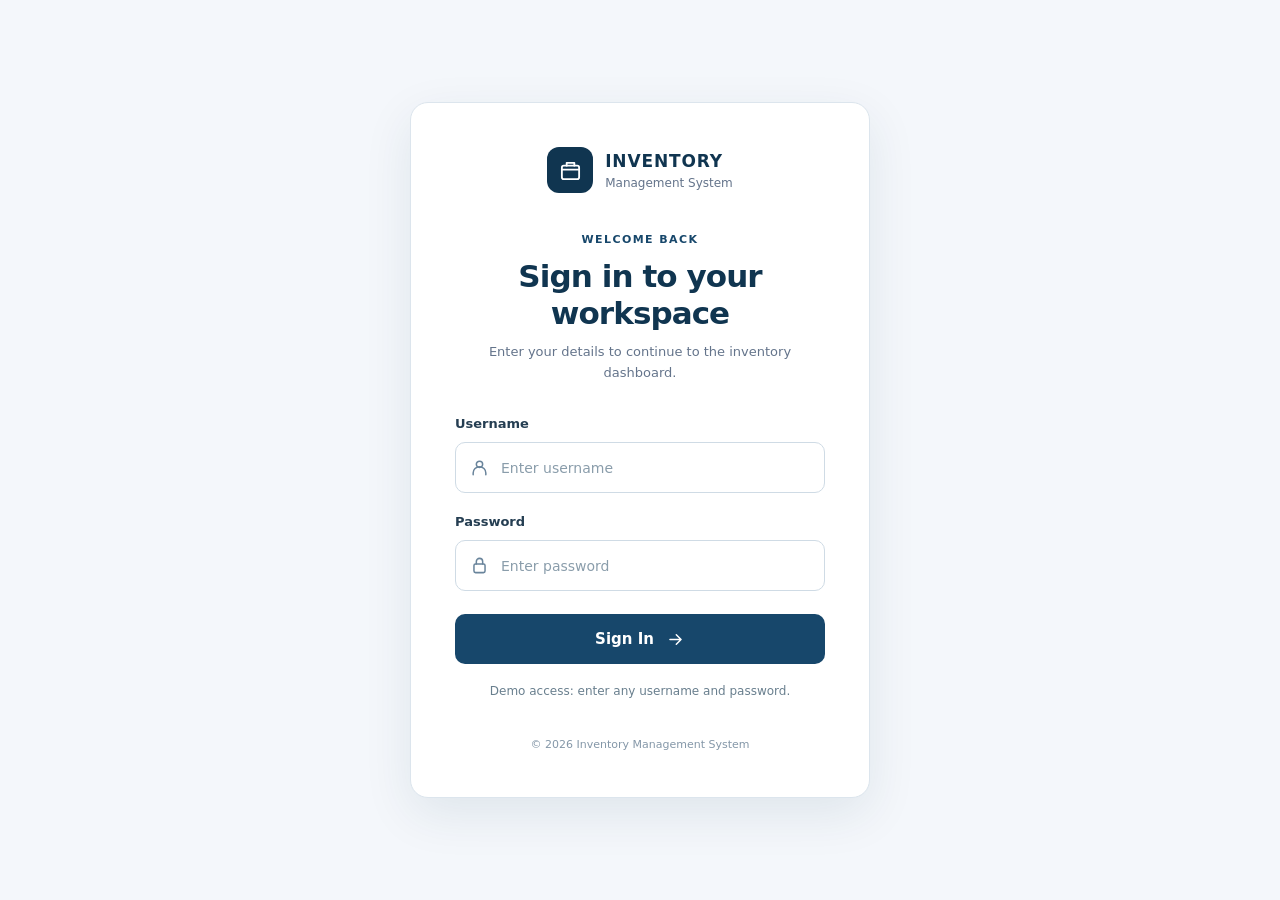
<file: index.html>
<!DOCTYPE html>
<html lang="en">
<head>
  <meta charset="UTF-8">
  <meta name="viewport" content="width=device-width, initial-scale=1">
  <meta name="description" content="Sign in to the Inventory Management System demo.">
  <title>Login | Inventory Management System</title>
  <link rel="stylesheet" href="assets/css/main.css">
  <link rel="stylesheet" href="assets/css/login.css">
</head>
<body class="login-page">
  <main class="login-layout">
    <section class="login-panel" aria-labelledby="login-title">
      <div class="login-brand">
        <span class="login-brand-icon">
          <svg aria-hidden="true" class="ui-icon large" viewBox="0 0 24 24"><rect x="3" y="7" width="18" height="14" rx="2"></rect><path d="M3 11h18M8 7V4h8v3"></path></svg>
        </span>
        <div><span class="login-brand-name">INVENTORY</span><span class="login-brand-description">Management System</span></div>
      </div>
      <div class="login-content">
        <p class="login-eyebrow">WELCOME BACK</p>
        <h1 id="login-title">Sign in to your workspace</h1>
        <p class="login-description">Enter your details to continue to the inventory dashboard.</p>
        <form class="login-form" action="dashboard.html" method="get">
          <div class="login-field">
            <label for="username">Username</label>
            <div class="login-input-wrap">
              <svg aria-hidden="true" class="ui-icon" viewBox="0 0 24 24"><circle cx="12" cy="8" r="4"></circle><path d="M4 21v-2a8 8 0 0 1 16 0v2"></path></svg>
              <input id="username" type="text" placeholder="Enter username" autocomplete="username" required>
            </div>
          </div>
          <div class="login-field">
            <label for="password">Password</label>
            <div class="login-input-wrap">
              <svg aria-hidden="true" class="ui-icon" viewBox="0 0 24 24"><rect x="5" y="10" width="14" height="11" rx="2"></rect><path d="M8 10V7a4 4 0 0 1 8 0v3"></path></svg>
              <input id="password" type="password" placeholder="Enter password" autocomplete="current-password" required>
            </div>
          </div>
          <button type="submit" class="btn btn-primary login-submit">
            <span>Sign In</span>
            <svg aria-hidden="true" class="ui-icon" viewBox="0 0 24 24"><path d="M5 12h14M13 6l6 6-6 6"></path></svg>
          </button>
        </form>
        <p class="login-demo-note">Demo access: enter any username and password.</p>
      </div>
      <p class="login-bottom">&copy; 2026 Inventory Management System</p>
    </section>
  </main>
</body>
</html>
</file>
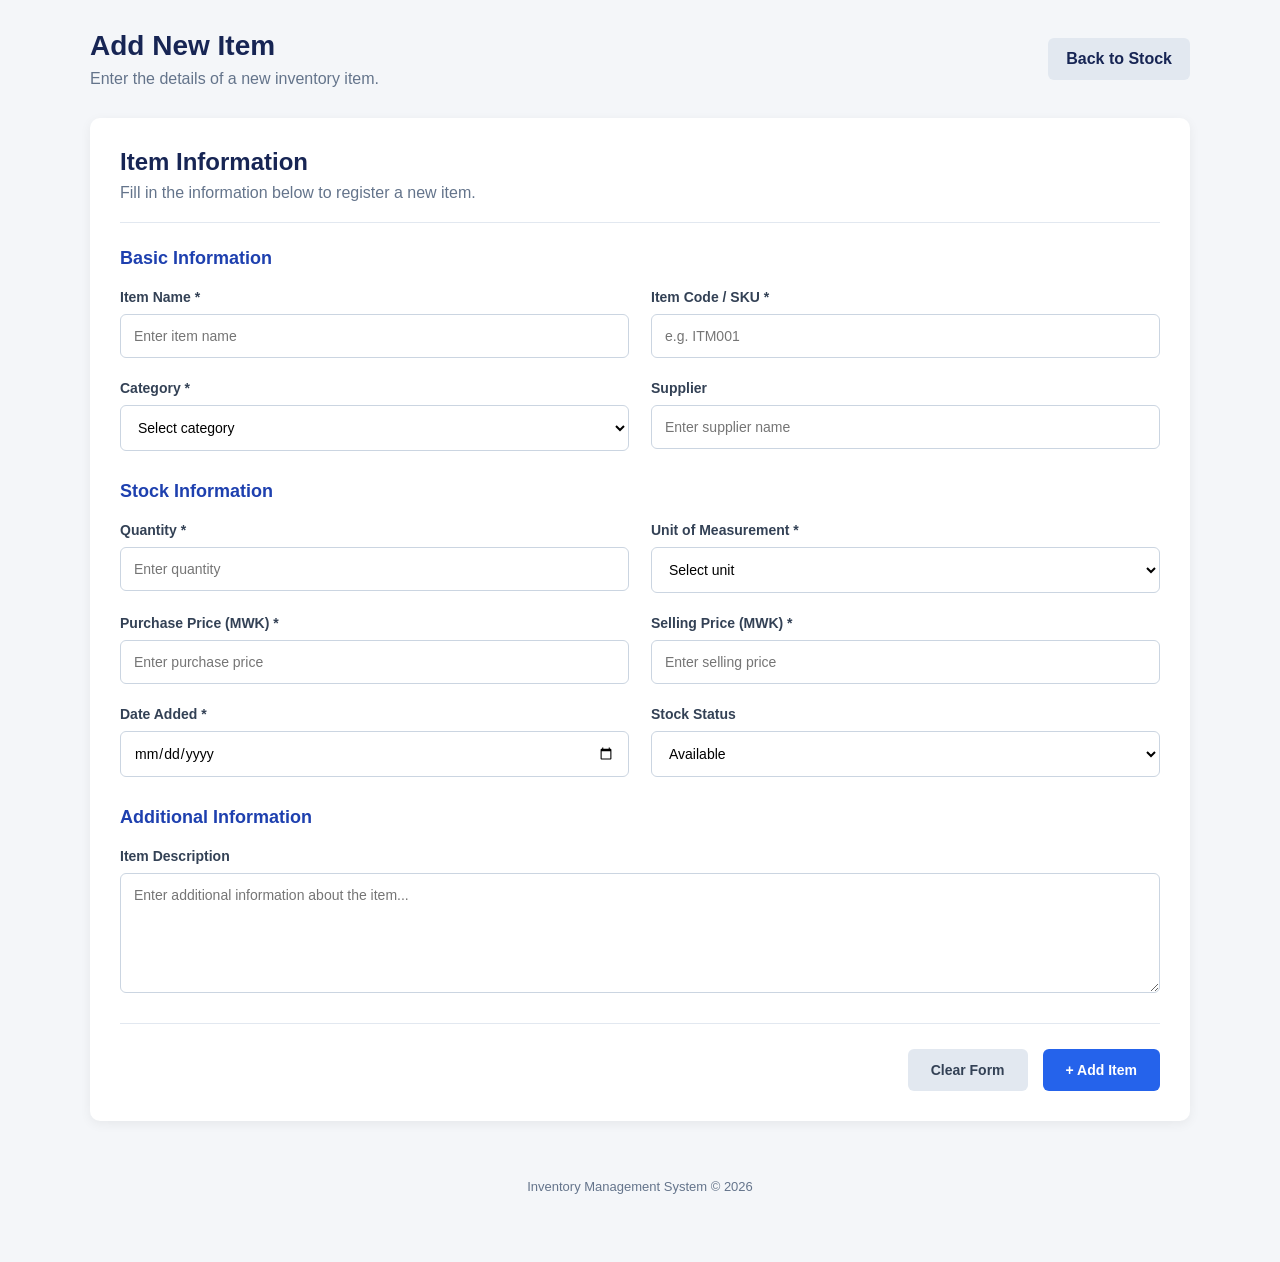
<file: add-item.htm>
<!DOCTYPE html>
<html lang="en">
<head>
    <meta charset="UTF-8">
    <meta name="viewport" content="width=device-width, initial-scale=1.0">
    <title>Add New Item | Inventory Management System</title>
<link rel="stylesheet" href="add-item.css">
</head>

<body class="add-item-page">



    <!-- Main Content -->
    <main class="main-content">

        <!-- Page Header -->
        <header class="page-header">
            <div>
                <h1>Add New Item</h1>
                <p>Enter the details of a new inventory item.</p>
            </div>

            <a href="stock.html" class="back-button">
                Back to Stock
            </a>
        </header>

        <!-- Form Container -->
        <section class="form-container">

            <div class="form-heading">
                <h2>Item Information</h2>
                <p>Fill in the information below to register a new item.</p>
            </div>

            <form action="#" method="post">

                <!-- Basic Information -->
                <div class="form-section">
                    <h3>Basic Information</h3>

                    <div class="form-grid">

                        <div class="form-group">
                            <label for="item-name">Item Name *</label>
                            <input
                                type="text"
                                id="item-name"
                                name="item_name"
                                placeholder="Enter item name"
                                required>
                        </div>

                        <div class="form-group">
                            <label for="item-code">Item Code / SKU *</label>
                            <input
                                type="text"
                                id="item-code"
                                name="item_code"
                                placeholder="e.g. ITM001"
                                required>
                        </div>

                        <div class="form-group">
                            <label for="category">Category *</label>
                            <select id="category" name="category" required>
                                <option value="">Select category</option>
                                <option value="electronics">Electronics</option>
                                <option value="food">Food and Beverages</option>
                                <option value="clothing">Clothing</option>
                                <option value="stationery">Stationery</option>
                                <option value="furniture">Furniture</option>
                                <option value="other">Other</option>
                            </select>
                        </div>

                        <div class="form-group">
                            <label for="supplier">Supplier</label>
                            <input
                                type="text"
                                id="supplier"
                                name="supplier"
                                placeholder="Enter supplier name">
                        </div>

                    </div>
                </div>

                <!-- Stock Information -->
                <div class="form-section">
                    <h3>Stock Information</h3>

                    <div class="form-grid">

                        <div class="form-group">
                            <label for="quantity">Quantity *</label>
                            <input
                                type="number"
                                id="quantity"
                                name="quantity"
                                min="0"
                                placeholder="Enter quantity"
                                required>
                        </div>

                        <div class="form-group">
                            <label for="unit">Unit of Measurement *</label>
                            <select id="unit" name="unit" required>
                                <option value="">Select unit</option>
                                <option value="pieces">Pieces</option>
                                <option value="boxes">Boxes</option>
                                <option value="packs">Packs</option>
                                <option value="kg">Kilograms</option>
                                <option value="litres">Litres</option>
                                <option value="metres">Metres</option>
                            </select>
                        </div>

                        <div class="form-group">
                            <label for="purchase-price">Purchase Price (MWK) *</label>
                            <input
                                type="number"
                                id="purchase-price"
                                name="purchase_price"
                                min="0"
                                step="0.01"
                                placeholder="Enter purchase price"
                                required>
                        </div>

                        <div class="form-group">
                            <label for="selling-price">Selling Price (MWK) *</label>
                            <input
                                type="number"
                                id="selling-price"
                                name="selling_price"
                                min="0"
                                step="0.01"
                                placeholder="Enter selling price"
                                required>
                        </div>

                        <div class="form-group">
                            <label for="date-added">Date Added *</label>
                            <input
                                type="date"
                                id="date-added"
                                name="date_added"
                                required>
                        </div>

                        <div class="form-group">
                            <label for="status">Stock Status</label>
                            <select id="status" name="status">
                                <option value="available">Available</option>
                                <option value="low-stock">Low Stock</option>
                                <option value="out-of-stock">Out of Stock</option>
                            </select>
                        </div>

                    </div>
                </div>

                <!-- Description -->
                <div class="form-section">
                    <h3>Additional Information</h3>

                    <div class="form-group">
                        <label for="description">Item Description</label>
                        <textarea
                            id="description"
                            name="description"
                            rows="5"
                            placeholder="Enter additional information about the item..."></textarea>
                    </div>
                </div>

                <!-- Form Buttons -->
                <div class="form-actions">
                    <button type="reset" class="clear-button">
                        Clear Form
                    </button>

                    <button type="submit" class="save-button">
                        + Add Item
                    </button>
                </div>

            </form>
        </section>

        <footer class="page-footer">
            <p>Inventory Management System &copy; 2026</p>
        </footer>

    </main>

</body>
</html>
</file>
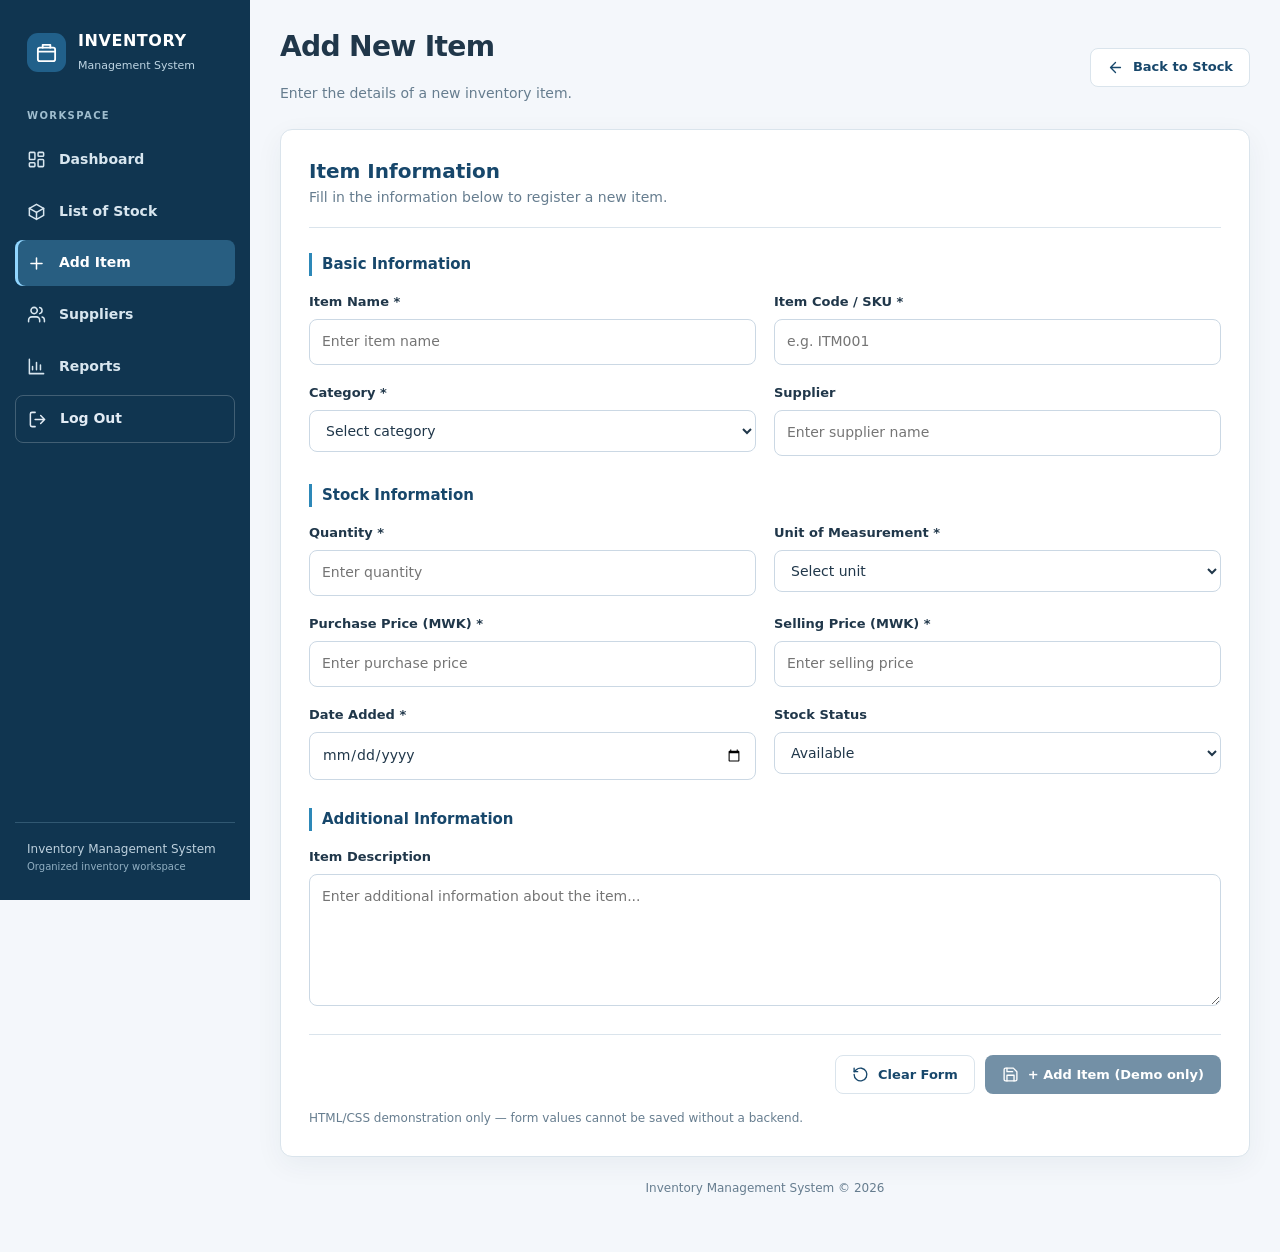
<file: add-item.html>
<!DOCTYPE html>

<html lang="en">
<head>
<meta charset="utf-8"/>
<meta content="width=device-width, initial-scale=1.0" name="viewport"/>
<title>Add New Item | Inventory Management System</title>
<link href="assets/css/main.css" rel="stylesheet"/>
<link href="assets/css/add.css" rel="stylesheet"/>
<link href="assets/css/index.css" rel="stylesheet"/></head>
<body class="add-item-page"><div class="shell"><aside class="sidebar"><div class="brand"><span class="brand-mark"><svg aria-hidden="true" class="ui-icon large" viewbox="0 0 24 24"><rect height="14" rx="2" width="18" x="3" y="7"></rect><path d="M3 11h18M8 7V4h8v3"></path></svg></span><span><span class="brand-title">INVENTORY</span><br/><span class="brand-subtitle">Management System</span></span></div><p class="menu-title">WORKSPACE</p><nav aria-label="Main navigation"><ul class="nav-links"><li><a data-page="dashboard.html" href="dashboard.html"><svg aria-hidden="true" class="ui-icon" viewbox="0 0 24 24"><rect height="9" rx="1" width="7" x="3" y="3"></rect><rect height="5" rx="1" width="7" x="14" y="3"></rect><rect height="9" rx="1" width="7" x="14" y="12"></rect><rect height="5" rx="1" width="7" x="3" y="16"></rect></svg><span>Dashboard</span></a></li><li><a data-page="stock.html" href="stock.html"><svg aria-hidden="true" class="ui-icon" viewbox="0 0 24 24"><path d="m12 3 9 5-9 5-9-5 9-5Z"></path><path d="M3 8v9l9 5 9-5V8M12 13v9"></path></svg><span>List of Stock</span></a></li><li><a aria-current="page" class="active" data-page="add-item.html" href="add-item.html"><svg aria-hidden="true" class="ui-icon" viewbox="0 0 24 24"><path d="M12 5v14M5 12h14"></path></svg><span>Add Item</span></a></li><li><a data-page="suppliers.html" href="suppliers.html"><svg aria-hidden="true" class="ui-icon" viewbox="0 0 24 24"><path d="M16 21v-2a4 4 0 0 0-4-4H6a4 4 0 0 0-4 4v2"></path><circle cx="9" cy="7" r="4"></circle><path d="M22 21v-2a4 4 0 0 0-3-3.87M16 3.13a4 4 0 0 1 0 7.75"></path></svg><span>Suppliers</span></a></li><li><a data-page="reports.html" href="reports.html"><svg aria-hidden="true" class="ui-icon" viewbox="0 0 24 24"><path d="M3 3v18h18M7 16v-4M12 16V7M17 16v-6"></path></svg><span>Reports</span></a></li></ul></nav><a aria-label="Log out and return to login page" class="logout-link" href="index.html"><svg aria-hidden="true" class="ui-icon" viewbox="0 0 24 24"><path d="M9 21H5a2 2 0 0 1-2-2V5a2 2 0 0 1 2-2h4"></path><path d="m16 17 5-5-5-5M21 12H9"></path></svg><span>Log Out</span></a><div class="sidebar-footer">Inventory Management System<small>Organized inventory workspace</small></div></aside><div class="frame-area">
<!-- Main Content -->
<main class="main-content">
<!-- Page Header -->
<header class="page-header">
<div>
<h1>Add New Item</h1>
<p>Enter the details of a new inventory item.</p>
</div>
<a class="btn btn-secondary" href="stock.html"><svg aria-hidden="true" class="ui-icon" viewbox="0 0 24 24"><path d="m12 19-7-7 7-7M5 12h14"></path></svg>
                Back to Stock
            </a>
</header>
<!-- Form Container -->
<section class="form-container">
<div class="form-heading">
<h2>Item Information</h2>
<p>Fill in the information below to register a new item.</p>
</div>
<form id="add-item-form">
<!-- Basic Information -->
<div class="form-section">
<h3>Basic Information</h3>
<div class="form-grid">
<div class="form-group">
<label for="item-name">Item Name *</label>
<input id="item-name" name="item_name" placeholder="Enter item name" required="" type="text"/>
</div>
<div class="form-group">
<label for="item-code">Item Code / SKU *</label>
<input id="item-code" name="item_code" placeholder="e.g. ITM001" required="" type="text"/>
</div>
<div class="form-group">
<label for="category">Category *</label>
<select id="category" name="category" required="">
<option value="">Select category</option>
<option value="electronics">Electronics</option>
<option value="food">Food and Beverages</option>
<option value="clothing">Clothing</option>
<option value="stationery">Stationery</option>
<option value="furniture">Furniture</option>
<option value="other">Other</option>
</select>
</div>
<div class="form-group">
<label for="supplier">Supplier</label>
<input id="supplier" name="supplier" placeholder="Enter supplier name" type="text"/>
</div>
</div>
</div>
<!-- Stock Information -->
<div class="form-section">
<h3>Stock Information</h3>
<div class="form-grid">
<div class="form-group">
<label for="quantity">Quantity *</label>
<input id="quantity" min="0" name="quantity" placeholder="Enter quantity" required="" type="number"/>
</div>
<div class="form-group">
<label for="unit">Unit of Measurement *</label>
<select id="unit" name="unit" required="">
<option value="">Select unit</option>
<option value="pieces">Pieces</option>
<option value="boxes">Boxes</option>
<option value="packs">Packs</option>
<option value="kg">Kilograms</option>
<option value="litres">Litres</option>
<option value="metres">Metres</option>
</select>
</div>
<div class="form-group">
<label for="purchase-price">Purchase Price (MWK) *</label>
<input id="purchase-price" min="0" name="purchase_price" placeholder="Enter purchase price" required="" step="0.01" type="number"/>
</div>
<div class="form-group">
<label for="selling-price">Selling Price (MWK) *</label>
<input id="selling-price" min="0" name="selling_price" placeholder="Enter selling price" required="" step="0.01" type="number"/>
</div>
<div class="form-group">
<label for="date-added">Date Added *</label>
<input id="date-added" name="date_added" required="" type="date"/>
</div>
<div class="form-group">
<label for="status">Stock Status</label>
<select id="status" name="status">
<option value="available">Available</option>
<option value="low-stock">Low Stock</option>
<option value="out-of-stock">Out of Stock</option>
</select>
</div>
</div>
</div>
<!-- Description -->
<div class="form-section">
<h3>Additional Information</h3>
<div class="form-group">
<label for="description">Item Description</label>
<textarea id="description" name="description" placeholder="Enter additional information about the item..." rows="5"></textarea>
</div>
</div>
<!-- Form Buttons -->
<div class="form-actions">
<button class="btn btn-secondary" type="reset"><svg aria-hidden="true" class="ui-icon" viewbox="0 0 24 24"><path d="M3 12a9 9 0 1 0 3-6.7L3 8"></path><path d="M3 3v5h5"></path></svg>
                        Clear Form
                    </button>
<button class="btn btn-primary" disabled="disabled" title="Static HTML/CSS prototype: saving requires a backend" type="button"><svg aria-hidden="true" class="ui-icon" viewbox="0 0 24 24"><path d="M19 21H5a2 2 0 0 1-2-2V5a2 2 0 0 1 2-2h11l5 5v11a2 2 0 0 1-2 2Z"></path><path d="M17 21v-8H7v8M7 3v5h8"></path></svg>
                        + Add Item
                     (Demo only)</button>
</div>
<p class="helper static-disclaimer">HTML/CSS demonstration only — form values cannot be saved without a backend.</p></form>
</section>
<footer class="page-footer">
<p>Inventory Management System © 2026</p>
</footer>
</main>
</div></div></body>
</html>
</file>
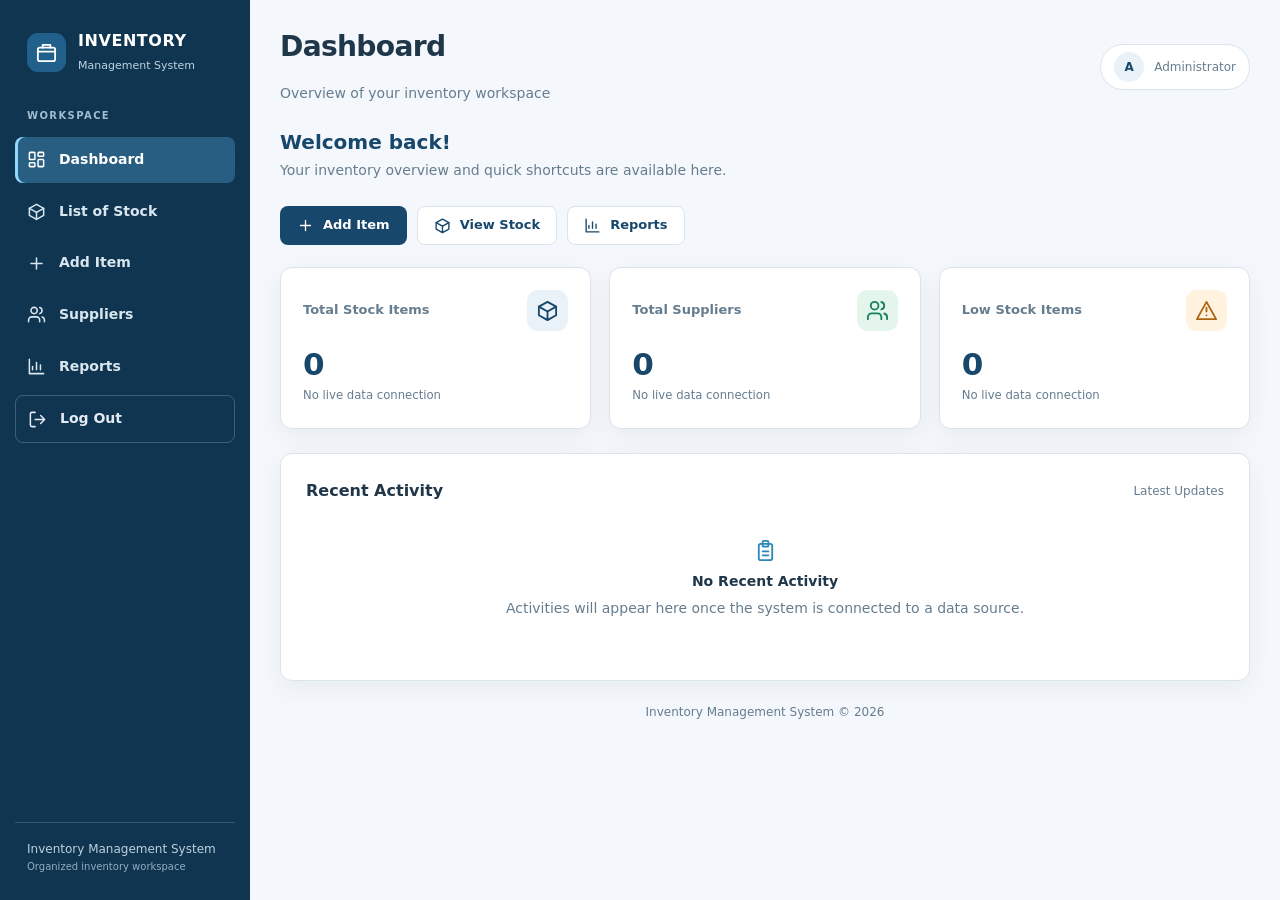
<file: dashboard.html>
<!DOCTYPE html>

<html lang="en"><head><meta charset="utf-8"/><meta content="width=device-width,initial-scale=1" name="viewport"/><title>Dashboard | Inventory Management System</title><link href="assets/css/main.css" rel="stylesheet"/><link href="assets/css/dashboard.css" rel="stylesheet"/><link href="assets/css/index.css" rel="stylesheet"/></head><body class="dashboard-page"><div class="shell"><aside class="sidebar"><div class="brand"><span class="brand-mark"><svg aria-hidden="true" class="ui-icon large" viewbox="0 0 24 24"><rect height="14" rx="2" width="18" x="3" y="7"></rect><path d="M3 11h18M8 7V4h8v3"></path></svg></span><span><span class="brand-title">INVENTORY</span><br/><span class="brand-subtitle">Management System</span></span></div><p class="menu-title">WORKSPACE</p><nav aria-label="Main navigation"><ul class="nav-links"><li><a aria-current="page" class="active" data-page="dashboard.html" href="dashboard.html"><svg aria-hidden="true" class="ui-icon" viewbox="0 0 24 24"><rect height="9" rx="1" width="7" x="3" y="3"></rect><rect height="5" rx="1" width="7" x="14" y="3"></rect><rect height="9" rx="1" width="7" x="14" y="12"></rect><rect height="5" rx="1" width="7" x="3" y="16"></rect></svg><span>Dashboard</span></a></li><li><a data-page="stock.html" href="stock.html"><svg aria-hidden="true" class="ui-icon" viewbox="0 0 24 24"><path d="m12 3 9 5-9 5-9-5 9-5Z"></path><path d="M3 8v9l9 5 9-5V8M12 13v9"></path></svg><span>List of Stock</span></a></li><li><a data-page="add-item.html" href="add-item.html"><svg aria-hidden="true" class="ui-icon" viewbox="0 0 24 24"><path d="M12 5v14M5 12h14"></path></svg><span>Add Item</span></a></li><li><a data-page="suppliers.html" href="suppliers.html"><svg aria-hidden="true" class="ui-icon" viewbox="0 0 24 24"><path d="M16 21v-2a4 4 0 0 0-4-4H6a4 4 0 0 0-4 4v2"></path><circle cx="9" cy="7" r="4"></circle><path d="M22 21v-2a4 4 0 0 0-3-3.87M16 3.13a4 4 0 0 1 0 7.75"></path></svg><span>Suppliers</span></a></li><li><a data-page="reports.html" href="reports.html"><svg aria-hidden="true" class="ui-icon" viewbox="0 0 24 24"><path d="M3 3v18h18M7 16v-4M12 16V7M17 16v-6"></path></svg><span>Reports</span></a></li></ul></nav><a aria-label="Log out and return to login page" class="logout-link" href="index.html"><svg aria-hidden="true" class="ui-icon" viewbox="0 0 24 24"><path d="M9 21H5a2 2 0 0 1-2-2V5a2 2 0 0 1 2-2h4"></path><path d="m16 17 5-5-5-5M21 12H9"></path></svg><span>Log Out</span></a><div class="sidebar-footer">Inventory Management System<small>Organized inventory workspace</small></div></aside><div class="frame-area"><main class="main-content"><header class="topbar"><div><h1>Dashboard</h1><p>Overview of your inventory workspace</p></div><div class="admin-profile"><span class="profile-icon">A</span>Administrator</div></header><section class="welcome"><h2>Welcome back!</h2><p>Your inventory overview and quick shortcuts are available here.</p></section><section class="quick-actions"><a class="btn btn-primary" href="add-item.html"><svg aria-hidden="true" class="ui-icon" viewbox="0 0 24 24"><path d="M12 5v14M5 12h14"></path></svg>Add Item</a><a class="btn btn-secondary" href="stock.html"><svg aria-hidden="true" class="ui-icon" viewbox="0 0 24 24"><path d="m12 3 9 5-9 5-9-5 9-5Z"></path><path d="M3 8v9l9 5 9-5V8M12 13v9"></path></svg>View Stock</a><a class="btn btn-secondary" href="reports.html"><svg aria-hidden="true" class="ui-icon" viewbox="0 0 24 24"><path d="M3 3v18h18M7 16v-4M12 16V7M17 16v-6"></path></svg>Reports</a></section><section class="dashboard-cards"><article class="card"><div class="card-header">Total Stock Items<span class="card-icon"><svg aria-hidden="true" class="ui-icon large" viewbox="0 0 24 24"><path d="m12 3 9 5-9 5-9-5 9-5Z"></path><path d="M3 8v9l9 5 9-5V8M12 13v9"></path></svg></span></div><h2>0</h2><small>No live data connection</small></article><article class="card"><div class="card-header">Total Suppliers<span class="card-icon green"><svg aria-hidden="true" class="ui-icon large" viewbox="0 0 24 24"><path d="M16 21v-2a4 4 0 0 0-4-4H6a4 4 0 0 0-4 4v2"></path><circle cx="9" cy="7" r="4"></circle><path d="M22 21v-2a4 4 0 0 0-3-3.87M16 3.13a4 4 0 0 1 0 7.75"></path></svg></span></div><h2>0</h2><small>No live data connection</small></article><article class="card"><div class="card-header">Low Stock Items<span class="card-icon orange"><svg aria-hidden="true" class="ui-icon large" viewbox="0 0 24 24"><path d="m12 3 10 18H2L12 3Z"></path><path d="M12 9v4M12 17h.01"></path></svg></span></div><h2>0</h2><small>No live data connection</small></article></section><section class="activity-section"><div class="section-header"><h3>Recent Activity</h3><span>Latest Updates</span></div><div class="empty-state"><div class="empty-icon"><svg aria-hidden="true" class="ui-icon large" viewbox="0 0 24 24"><rect height="17" rx="2" width="14" x="5" y="5"></rect><rect height="6" rx="1" width="6" x="9" y="2"></rect><path d="M9 13h6M9 17h6"></path></svg></div><h4>No Recent Activity</h4><p>Activities will appear here once the system is connected to a data source.</p></div></section><footer class="footer">Inventory Management System © 2026</footer></main></div></div></body></html>
</file>
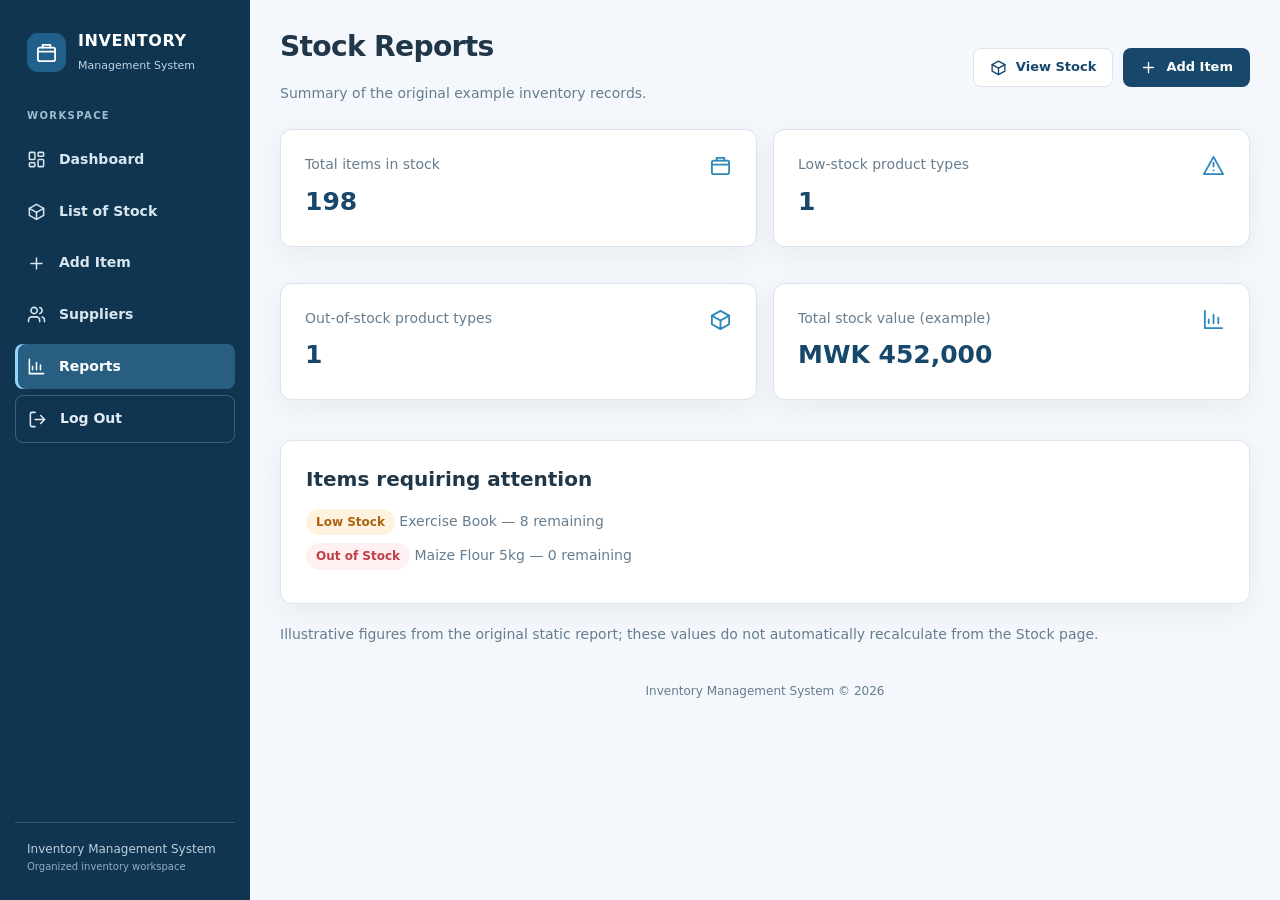
<file: reports.html>
<!DOCTYPE html>

<html lang="en"><head><meta charset="utf-8"/><meta content="width=device-width,initial-scale=1" name="viewport"/><title>Reports | Inventory Management System</title><link href="assets/css/main.css" rel="stylesheet"/><link href="assets/css/reports.css" rel="stylesheet"/><link href="assets/css/index.css" rel="stylesheet"/></head><body class="reports-page"><div class="shell"><aside class="sidebar"><div class="brand"><span class="brand-mark"><svg aria-hidden="true" class="ui-icon large" viewbox="0 0 24 24"><rect height="14" rx="2" width="18" x="3" y="7"></rect><path d="M3 11h18M8 7V4h8v3"></path></svg></span><span><span class="brand-title">INVENTORY</span><br/><span class="brand-subtitle">Management System</span></span></div><p class="menu-title">WORKSPACE</p><nav aria-label="Main navigation"><ul class="nav-links"><li><a data-page="dashboard.html" href="dashboard.html"><svg aria-hidden="true" class="ui-icon" viewbox="0 0 24 24"><rect height="9" rx="1" width="7" x="3" y="3"></rect><rect height="5" rx="1" width="7" x="14" y="3"></rect><rect height="9" rx="1" width="7" x="14" y="12"></rect><rect height="5" rx="1" width="7" x="3" y="16"></rect></svg><span>Dashboard</span></a></li><li><a data-page="stock.html" href="stock.html"><svg aria-hidden="true" class="ui-icon" viewbox="0 0 24 24"><path d="m12 3 9 5-9 5-9-5 9-5Z"></path><path d="M3 8v9l9 5 9-5V8M12 13v9"></path></svg><span>List of Stock</span></a></li><li><a data-page="add-item.html" href="add-item.html"><svg aria-hidden="true" class="ui-icon" viewbox="0 0 24 24"><path d="M12 5v14M5 12h14"></path></svg><span>Add Item</span></a></li><li><a data-page="suppliers.html" href="suppliers.html"><svg aria-hidden="true" class="ui-icon" viewbox="0 0 24 24"><path d="M16 21v-2a4 4 0 0 0-4-4H6a4 4 0 0 0-4 4v2"></path><circle cx="9" cy="7" r="4"></circle><path d="M22 21v-2a4 4 0 0 0-3-3.87M16 3.13a4 4 0 0 1 0 7.75"></path></svg><span>Suppliers</span></a></li><li><a aria-current="page" class="active" data-page="reports.html" href="reports.html"><svg aria-hidden="true" class="ui-icon" viewbox="0 0 24 24"><path d="M3 3v18h18M7 16v-4M12 16V7M17 16v-6"></path></svg><span>Reports</span></a></li></ul></nav><a aria-label="Log out and return to login page" class="logout-link" href="index.html"><svg aria-hidden="true" class="ui-icon" viewbox="0 0 24 24"><path d="M9 21H5a2 2 0 0 1-2-2V5a2 2 0 0 1 2-2h4"></path><path d="m16 17 5-5-5-5M21 12H9"></path></svg><span>Log Out</span></a><div class="sidebar-footer">Inventory Management System<small>Organized inventory workspace</small></div></aside><div class="frame-area"><main class="page-wrap"><header class="page-header"><div><h1>Stock Reports</h1><p>Summary of the original example inventory records.</p></div><div class="page-actions"><a class="btn btn-secondary" href="stock.html"><svg aria-hidden="true" class="ui-icon" viewbox="0 0 24 24"><path d="m12 3 9 5-9 5-9-5 9-5Z"></path><path d="M3 8v9l9 5 9-5V8M12 13v9"></path></svg>View Stock</a><a class="btn btn-primary" href="add-item.html"><svg aria-hidden="true" class="ui-icon" viewbox="0 0 24 24"><path d="M12 5v14M5 12h14"></path></svg>Add Item</a></div></header><section class="report-metrics"><article class="panel report-metric"><div><span class="muted">Total items in stock</span><span class="value">198</span></div><svg aria-hidden="true" class="ui-icon large" viewbox="0 0 24 24"><rect height="14" rx="2" width="18" x="3" y="7"></rect><path d="M3 11h18M8 7V4h8v3"></path></svg></article><article class="panel report-metric"><div><span class="muted">Low-stock product types</span><span class="value">1</span></div><svg aria-hidden="true" class="ui-icon large" viewbox="0 0 24 24"><path d="m12 3 10 18H2L12 3Z"></path><path d="M12 9v4M12 17h.01"></path></svg></article><article class="panel report-metric"><div><span class="muted">Out-of-stock product types</span><span class="value">1</span></div><svg aria-hidden="true" class="ui-icon large" viewbox="0 0 24 24"><path d="m12 3 9 5-9 5-9-5 9-5Z"></path><path d="M3 8v9l9 5 9-5V8M12 13v9"></path></svg></article><article class="panel report-metric"><div><span class="muted">Total stock value (example)</span><span class="value">MWK 452,000</span></div><svg aria-hidden="true" class="ui-icon large" viewbox="0 0 24 24"><path d="M3 3v18h18M7 16v-4M12 16V7M17 16v-6"></path></svg></article></section><section class="panel report-alert"><h2>Items requiring attention</h2><p><span class="badge-status low">Low Stock</span> Exercise Book — 8 remaining</p><p><span class="badge-status out">Out of Stock</span> Maize Flour 5kg — 0 remaining</p></section><p class="helper">Illustrative figures from the original static report; these values do not automatically recalculate from the Stock page.</p><footer class="footer">Inventory Management System © 2026</footer></main></div></div></body></html>
</file>
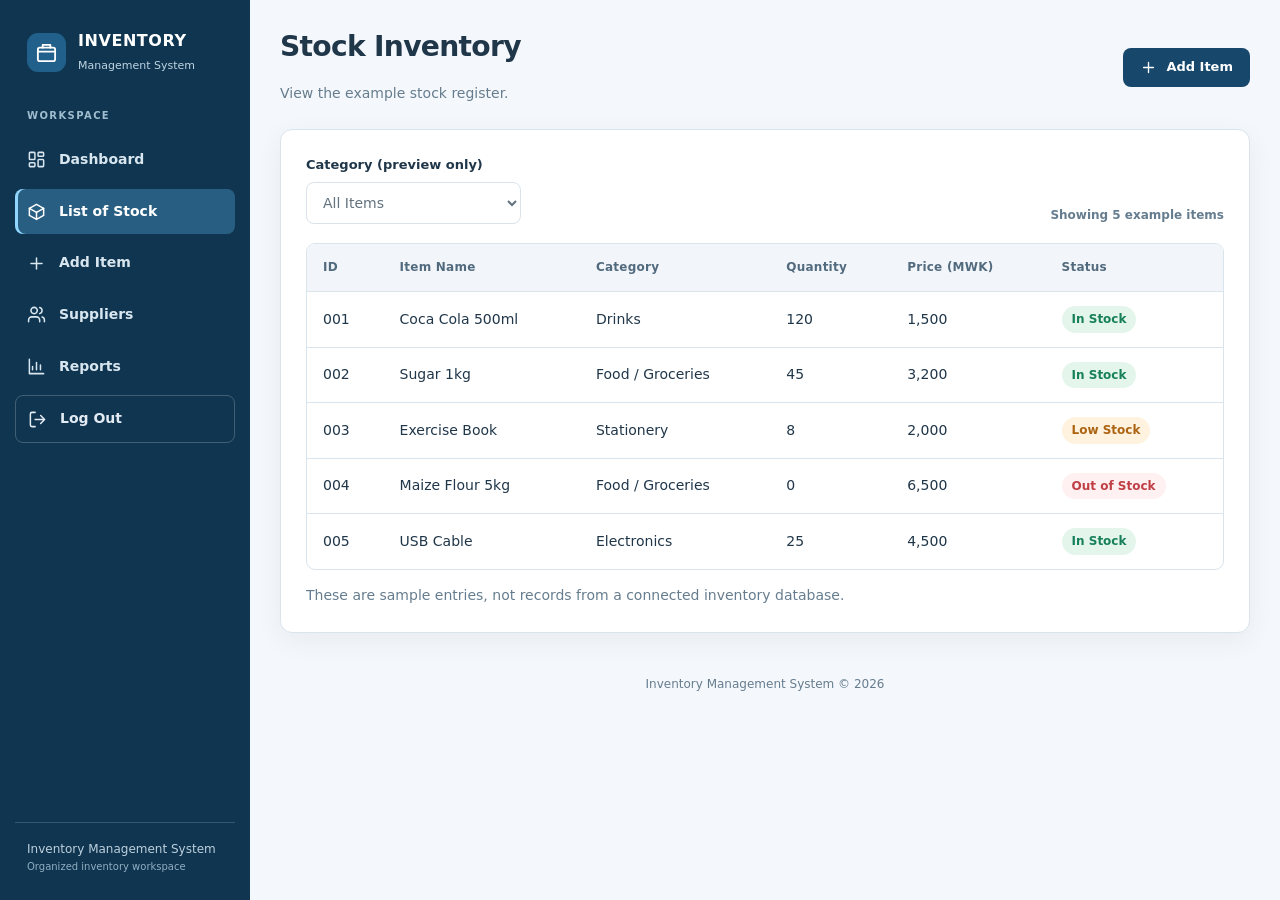
<file: stock.html>
<!DOCTYPE html>

<html lang="en"><head><meta charset="utf-8"/><meta content="width=device-width,initial-scale=1" name="viewport"/><title>List of Stock | Inventory Management System</title><link href="assets/css/main.css" rel="stylesheet"/><link href="assets/css/stock.css" rel="stylesheet"/><link href="assets/css/index.css" rel="stylesheet"/></head><body class="stock-page"><div class="shell"><aside class="sidebar"><div class="brand"><span class="brand-mark"><svg aria-hidden="true" class="ui-icon large" viewbox="0 0 24 24"><rect height="14" rx="2" width="18" x="3" y="7"></rect><path d="M3 11h18M8 7V4h8v3"></path></svg></span><span><span class="brand-title">INVENTORY</span><br/><span class="brand-subtitle">Management System</span></span></div><p class="menu-title">WORKSPACE</p><nav aria-label="Main navigation"><ul class="nav-links"><li><a data-page="dashboard.html" href="dashboard.html"><svg aria-hidden="true" class="ui-icon" viewbox="0 0 24 24"><rect height="9" rx="1" width="7" x="3" y="3"></rect><rect height="5" rx="1" width="7" x="14" y="3"></rect><rect height="9" rx="1" width="7" x="14" y="12"></rect><rect height="5" rx="1" width="7" x="3" y="16"></rect></svg><span>Dashboard</span></a></li><li><a aria-current="page" class="active" data-page="stock.html" href="stock.html"><svg aria-hidden="true" class="ui-icon" viewbox="0 0 24 24"><path d="m12 3 9 5-9 5-9-5 9-5Z"></path><path d="M3 8v9l9 5 9-5V8M12 13v9"></path></svg><span>List of Stock</span></a></li><li><a data-page="add-item.html" href="add-item.html"><svg aria-hidden="true" class="ui-icon" viewbox="0 0 24 24"><path d="M12 5v14M5 12h14"></path></svg><span>Add Item</span></a></li><li><a data-page="suppliers.html" href="suppliers.html"><svg aria-hidden="true" class="ui-icon" viewbox="0 0 24 24"><path d="M16 21v-2a4 4 0 0 0-4-4H6a4 4 0 0 0-4 4v2"></path><circle cx="9" cy="7" r="4"></circle><path d="M22 21v-2a4 4 0 0 0-3-3.87M16 3.13a4 4 0 0 1 0 7.75"></path></svg><span>Suppliers</span></a></li><li><a data-page="reports.html" href="reports.html"><svg aria-hidden="true" class="ui-icon" viewbox="0 0 24 24"><path d="M3 3v18h18M7 16v-4M12 16V7M17 16v-6"></path></svg><span>Reports</span></a></li></ul></nav><a aria-label="Log out and return to login page" class="logout-link" href="index.html"><svg aria-hidden="true" class="ui-icon" viewbox="0 0 24 24"><path d="M9 21H5a2 2 0 0 1-2-2V5a2 2 0 0 1 2-2h4"></path><path d="m16 17 5-5-5-5M21 12H9"></path></svg><span>Log Out</span></a><div class="sidebar-footer">Inventory Management System<small>Organized inventory workspace</small></div></aside><div class="frame-area"><main class="page-wrap"><header class="page-header"><div><h1>Stock Inventory</h1><p>View the example stock register.</p></div><div class="page-actions"><a class="btn btn-primary" href="add-item.html"><svg aria-hidden="true" class="ui-icon" viewbox="0 0 24 24"><path d="M12 5v14M5 12h14"></path></svg>Add Item</a></div></header><section class="panel"><div class="stock-toolbar"><div class="form-group"><label for="stock-category">Category (preview only)</label><select disabled="disabled" id="stock-category" title="Filtering requires JavaScript or a server"><option value="">All Items</option><option>Drinks</option><option>Food / Groceries</option><option>Stationery</option><option>Electronics</option></select></div><span class="stock-count" id="stock-count">Showing 5 example items</span></div><div class="table-scroll"><table>
<tr><th>ID</th><th>Item Name</th><th>Category</th><th>Quantity</th><th>Price (MWK)</th><th>Status</th></tr>
<tr><td>001</td><td>Coca Cola 500ml</td><td>Drinks</td><td>120</td><td>1,500</td><td><span class="badge-status good">In Stock</span></td></tr>
<tr><td>002</td><td>Sugar 1kg</td><td>Food / Groceries</td><td>45</td><td>3,200</td><td><span class="badge-status good">In Stock</span></td></tr>
<tr><td>003</td><td>Exercise Book</td><td>Stationery</td><td>8</td><td>2,000</td><td><span class="badge-status low">Low Stock</span></td></tr>
<tr><td>004</td><td>Maize Flour 5kg</td><td>Food / Groceries</td><td>0</td><td>6,500</td><td><span class="badge-status out">Out of Stock</span></td></tr>
<tr><td>005</td><td>USB Cable</td><td>Electronics</td><td>25</td><td>4,500</td><td><span class="badge-status good">In Stock</span></td></tr>
</table></div><p class="helper" style="margin:15px 0 0">These are sample entries, not records from a connected inventory database.</p></section><footer class="footer">Inventory Management System © 2026</footer></main></div></div></body></html>
</file>
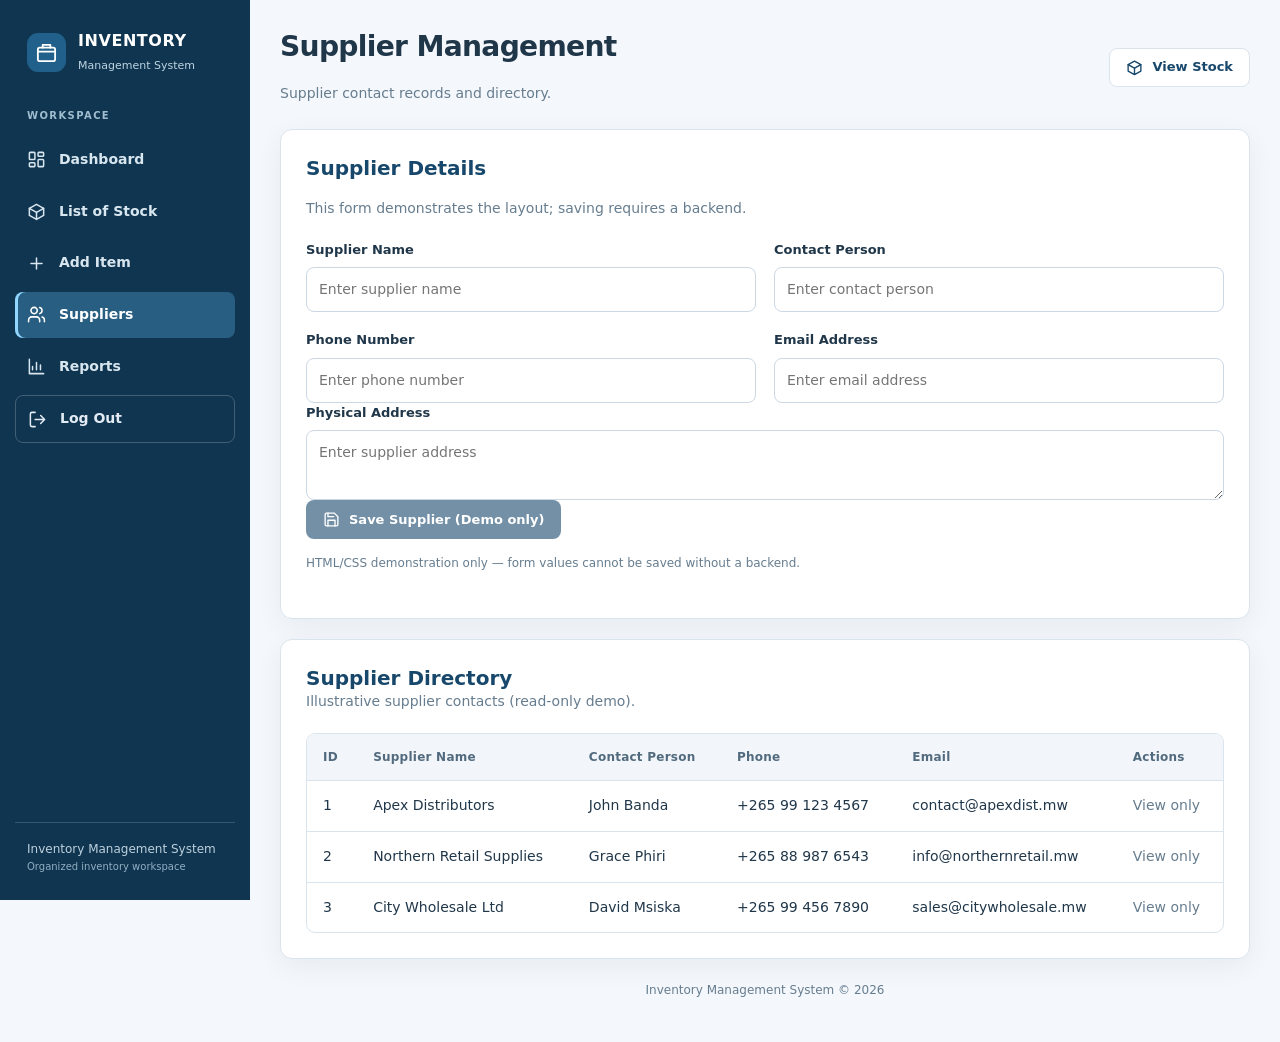
<file: suppliers.html>
<!DOCTYPE html>

<html lang="en"><head><meta charset="utf-8"/><meta content="width=device-width,initial-scale=1" name="viewport"/><title>Suppliers | Inventory Management System</title><link href="assets/css/main.css" rel="stylesheet"/><link href="assets/css/suppliers.css" rel="stylesheet"/><link href="assets/css/index.css" rel="stylesheet"/></head><body class="suppliers-page"><div class="shell"><aside class="sidebar"><div class="brand"><span class="brand-mark"><svg aria-hidden="true" class="ui-icon large" viewbox="0 0 24 24"><rect height="14" rx="2" width="18" x="3" y="7"></rect><path d="M3 11h18M8 7V4h8v3"></path></svg></span><span><span class="brand-title">INVENTORY</span><br/><span class="brand-subtitle">Management System</span></span></div><p class="menu-title">WORKSPACE</p><nav aria-label="Main navigation"><ul class="nav-links"><li><a data-page="dashboard.html" href="dashboard.html"><svg aria-hidden="true" class="ui-icon" viewbox="0 0 24 24"><rect height="9" rx="1" width="7" x="3" y="3"></rect><rect height="5" rx="1" width="7" x="14" y="3"></rect><rect height="9" rx="1" width="7" x="14" y="12"></rect><rect height="5" rx="1" width="7" x="3" y="16"></rect></svg><span>Dashboard</span></a></li><li><a data-page="stock.html" href="stock.html"><svg aria-hidden="true" class="ui-icon" viewbox="0 0 24 24"><path d="m12 3 9 5-9 5-9-5 9-5Z"></path><path d="M3 8v9l9 5 9-5V8M12 13v9"></path></svg><span>List of Stock</span></a></li><li><a data-page="add-item.html" href="add-item.html"><svg aria-hidden="true" class="ui-icon" viewbox="0 0 24 24"><path d="M12 5v14M5 12h14"></path></svg><span>Add Item</span></a></li><li><a aria-current="page" class="active" data-page="suppliers.html" href="suppliers.html"><svg aria-hidden="true" class="ui-icon" viewbox="0 0 24 24"><path d="M16 21v-2a4 4 0 0 0-4-4H6a4 4 0 0 0-4 4v2"></path><circle cx="9" cy="7" r="4"></circle><path d="M22 21v-2a4 4 0 0 0-3-3.87M16 3.13a4 4 0 0 1 0 7.75"></path></svg><span>Suppliers</span></a></li><li><a data-page="reports.html" href="reports.html"><svg aria-hidden="true" class="ui-icon" viewbox="0 0 24 24"><path d="M3 3v18h18M7 16v-4M12 16V7M17 16v-6"></path></svg><span>Reports</span></a></li></ul></nav><a aria-label="Log out and return to login page" class="logout-link" href="index.html"><svg aria-hidden="true" class="ui-icon" viewbox="0 0 24 24"><path d="M9 21H5a2 2 0 0 1-2-2V5a2 2 0 0 1 2-2h4"></path><path d="m16 17 5-5-5-5M21 12H9"></path></svg><span>Log Out</span></a><div class="sidebar-footer">Inventory Management System<small>Organized inventory workspace</small></div></aside><div class="frame-area"><main class="page-wrap"><header class="page-header"><div><h1>Supplier Management</h1><p>Supplier contact records and directory.</p></div><div class="page-actions"><a class="btn btn-secondary" href="stock.html"><svg aria-hidden="true" class="ui-icon" viewbox="0 0 24 24"><path d="m12 3 9 5-9 5-9-5 9-5Z"></path><path d="M3 8v9l9 5 9-5V8M12 13v9"></path></svg>View Stock</a></div></header><div class="supplier-grid"><section class="card"><h2>Supplier Details</h2><p class="helper">This form demonstrates the layout; saving requires a backend.</p><form id="supplier-form">
<div class="form-grid">
<div class="form-group">
<label for="supplier_name">Supplier Name</label>
<input id="supplier_name" name="supplier_name" placeholder="Enter supplier name" required="" type="text"/>
</div>
<div class="form-group">
<label for="contact_person">Contact Person</label>
<input id="contact_person" name="contact_person" placeholder="Enter contact person" type="text"/>
</div>
<div class="form-group">
<label for="phone">Phone Number</label>
<input id="phone" name="phone" placeholder="Enter phone number" type="tel"/>
</div>
<div class="form-group">
<label for="email">Email Address</label>
<input id="email" name="email" placeholder="Enter email address" type="email"/>
</div>
</div>
<div class="form-group">
<label for="address">Physical Address</label>
<textarea id="address" name="address" placeholder="Enter supplier address"></textarea>
</div>
<button class="btn btn-primary" disabled="disabled" title="Static HTML/CSS prototype: saving requires a backend" type="button"><svg aria-hidden="true" class="ui-icon" viewbox="0 0 24 24"><path d="M19 21H5a2 2 0 0 1-2-2V5a2 2 0 0 1 2-2h11l5 5v11a2 2 0 0 1-2 2Z"></path><path d="M17 21v-8H7v8M7 3v5h8"></path></svg>Save Supplier (Demo only)</button>
<p class="helper static-disclaimer">HTML/CSS demonstration only — form values cannot be saved without a backend.</p></form></section><section class="card"><div class="panel-heading"><div><h2>Supplier Directory</h2><p>Illustrative supplier contacts (read-only demo).</p></div></div><div class="table-scroll"><table><thead><tr><th>ID</th><th>Supplier Name</th><th>Contact Person</th><th>Phone</th><th>Email</th><th>Actions</th></tr></thead><tbody id="suppliers-body"><tr><td>1</td><td>Apex Distributors</td><td>John Banda</td><td>+265 99 123 4567</td><td>contact@apexdist.mw</td><td><span class="muted">View only</span></td></tr><tr><td>2</td><td>Northern Retail Supplies</td><td>Grace Phiri</td><td>+265 88 987 6543</td><td>info@northernretail.mw</td><td><span class="muted">View only</span></td></tr><tr><td>3</td><td>City Wholesale Ltd</td><td>David Msiska</td><td>+265 99 456 7890</td><td>sales@citywholesale.mw</td><td><span class="muted">View only</span></td></tr></tbody></table></div></section></div><footer class="footer">Inventory Management System © 2026</footer></main></div></div></body></html>
</file>
<file: assets/css/main.css>
/* Design system: change these tokens to rebrand all pages. */
:root{--primary:#17476b;--primary-dark:#103550;--primary-hover:#21608a;--primary-soft:#e9f2f8;--accent:#2d88b8;--page:#f4f7fb;--surface:#fff;--text:#20374a;--muted:#667d8f;--border:#dae4ec;--success:#17805a;--success-soft:#e4f5ec;--warning:#ac6412;--warning-soft:#fff2df;--danger:#bf3f45;--danger-soft:#fff0f1;--shadow:0 8px 28px rgba(16,53,80,.055);--radius:12px;--font:Inter,system-ui,-apple-system,Segoe UI,Arial,sans-serif}
*,*::before,*::after{box-sizing:border-box}html{scroll-behavior:smooth}body{margin:0;background:var(--page);color:var(--text);font:14px/1.55 var(--font)}h1,h2,h3,h4,p{margin-top:0}h1{font-size:clamp(23px,2.2vw,30px);line-height:1.2;letter-spacing:-.025em}h2{font-size:20px;line-height:1.3}h3{font-size:16px}p{color:var(--muted)}a{color:var(--primary);text-decoration:none}a:hover{color:var(--primary-hover)}button,input,textarea,select{font:inherit}button{cursor:pointer}button:disabled{cursor:not-allowed;opacity:.6}:focus-visible{outline:3px solid rgba(45,136,184,.35);outline-offset:2px}
.main-content,.page-wrap{padding:30px;max-width:1380px;margin:0 auto}.page-header,.topbar{display:flex;align-items:center;justify-content:space-between;gap:18px;margin-bottom:25px}.page-header p,.topbar p{margin:5px 0 0}.page-actions,.form-actions{display:flex;flex-wrap:wrap;align-items:center;gap:10px}.panel,.card,.form-container,.activity-section{background:var(--surface);border:1px solid var(--border);border-radius:var(--radius);box-shadow:var(--shadow)}.panel{padding:25px;margin-bottom:20px}.panel-heading{display:flex;align-items:center;justify-content:space-between;gap:12px;margin-bottom:20px}.panel-heading h2,.panel-heading p{margin-bottom:0}
.btn,.back-button,.save-button,.clear-button,.action-button{display:inline-flex;align-items:center;justify-content:center;gap:9px;border-radius:8px;border:1px solid transparent;padding:10px 16px;font-weight:650;font-size:13px;line-height:1.25;white-space:nowrap;transition:background .15s,transform .15s,border-color .15s}.btn:hover,.back-button:hover,.save-button:hover,.clear-button:hover,.action-button:hover{transform:translateY(-1px)}.btn-primary,.save-button{background:var(--primary);color:#fff}.btn-primary:hover,.save-button:hover{background:var(--primary-hover);color:#fff}.btn-secondary,.back-button,.clear-button{background:var(--surface);border-color:var(--border);color:var(--primary)}.btn-secondary:hover,.back-button:hover,.clear-button:hover{background:var(--primary-soft)}.btn-danger{background:var(--danger-soft);color:var(--danger);border-color:#f4d1d4}.btn-danger:hover{background:#ffe2e5}.btn-sm{padding:7px 10px;font-size:12px}.ui-icon{width:17px;height:17px;flex:none;stroke:currentColor;fill:none;stroke-width:1.9;stroke-linecap:round;stroke-linejoin:round;vertical-align:middle}.ui-icon.large{width:23px;height:23px}
.form-grid{display:grid;grid-template-columns:repeat(2,minmax(0,1fr));gap:18px}.form-group{display:flex;flex-direction:column;gap:7px}.form-group label,.field-label{font-size:13px;font-weight:650;color:var(--text)}input:not([type=checkbox]),select,textarea{width:100%;background:#fff;border:1px solid #cbd8e4;border-radius:8px;padding:11px 12px;color:var(--text);outline:none}input:focus,select:focus,textarea:focus{border-color:var(--accent);box-shadow:0 0 0 3px rgba(45,136,184,.12)}textarea{resize:vertical;min-height:95px}.input-inline{max-width:270px}.table-scroll{overflow-x:auto;border:1px solid var(--border);border-radius:9px}table{border-collapse:collapse;width:100%;text-align:left;min-width:650px}th,td{padding:14px 16px;border-bottom:1px solid var(--border);vertical-align:middle}th{background:#f2f6fa;color:#526a7e;font-size:12px;font-weight:750;letter-spacing:.02em}tbody tr:hover{background:#f8fbfd}tbody tr:last-child td{border-bottom:0}.badge-status{display:inline-flex;border-radius:999px;padding:4px 10px;font-size:12px;font-weight:700}.badge-status.good{background:var(--success-soft);color:var(--success)}.badge-status.low{background:var(--warning-soft);color:var(--warning)}.badge-status.out{background:var(--danger-soft);color:var(--danger)}.muted,.helper{color:var(--muted)}.footer,.page-footer{padding:22px 0 12px;text-align:center;color:var(--muted);font-size:12px}.notice{margin-top:15px;border:1px solid var(--border);background:var(--primary-soft);padding:10px 13px;border-radius:8px;color:var(--primary)}.notice[hidden]{display:none}.stat-grid{display:grid;grid-template-columns:repeat(3,minmax(0,1fr));gap:18px}.stat-card{padding:20px}.stat-card strong{font-size:26px;display:block;margin:9px 0 0}.stat-card .ui-icon{color:var(--accent)}
@media(max-width:900px){.main-content,.page-wrap{padding:22px}.stat-grid{grid-template-columns:repeat(2,1fr)}}@media(max-width:600px){.main-content,.page-wrap{padding:18px 13px}.page-header,.topbar{align-items:flex-start;flex-direction:column}.form-grid,.stat-grid{grid-template-columns:1fr}.panel{padding:17px}.page-actions,.form-actions{width:100%}.page-actions .btn{flex:1}.form-actions>.btn,.form-actions>button{flex:1}}
</file>
<file: assets/css/login.css>
body.login-page {
  min-height: 100vh;
  background: var(--page-bg, #f4f7fb);
}
.login-layout {
  min-height: 100vh;
  display: grid;
  place-items: center;
  padding: 28px 16px;
}
.login-panel {
  width: 100%;
  max-width: 460px;
  padding: clamp(28px, 5vw, 44px);
  background: #fff;
  border: 1px solid #dce5ed;
  border-radius: 18px;
  box-shadow: 0 16px 50px rgba(16, 53, 80, 0.09);
}
.login-brand {
  display: flex;
  align-items: center;
  justify-content: center;
  gap: 12px;
  margin-bottom: 38px;
}
.login-brand-icon {
  width: 46px;
  height: 46px;
  display: grid;
  place-items: center;
  background: var(--primary-dark);
  color: #fff;
  border-radius: 12px;
}
.login-brand-name {
  display: block;
  font-size: 17px;
  letter-spacing: .05em;
  font-weight: 800;
  color: var(--primary-dark);
}
.login-brand-description {
  display: block;
  font-size: 12px;
  color: var(--text-muted, #64748b);
}
.login-content { width: 100%; }
.login-eyebrow {
  margin: 0 0 10px;
  color: var(--primary);
  font-size: 11px;
  font-weight: 800;
  letter-spacing: .13em;
  text-align: center;
}
.login-content h1 {
  margin: 0 0 10px;
  color: var(--primary-dark);
  font-size: clamp(25px, 4vw, 31px);
  line-height: 1.2;
  letter-spacing: -.03em;
  text-align: center;
}
.login-description {
  margin: 0 0 30px;
  color: #64748b;
  font-size: 13px;
  line-height: 1.6;
  text-align: center;
}
.login-form { display: grid; gap: 19px; }
.login-field { display: grid; gap: 8px; }
.login-field label { font-weight: 700; font-size: 13px; color: #253e52; }
.login-input-wrap {
  display: flex;
  align-items: center;
  gap: 12px;
  padding: 0 14px;
  border: 1px solid #cfdbe5;
  border-radius: 10px;
  background: #fff;
  transition: border-color .18s, box-shadow .18s;
}
.login-input-wrap:focus-within {
  border-color: var(--primary);
  box-shadow: 0 0 0 3px #dceaf5;
}
.login-input-wrap .ui-icon { color: #69849b; flex: none; width: 19px; height: 19px; }
.login-input-wrap input {
  width: 100%;
  min-width: 0;
  height: 49px;
  padding: 0 !important;
  border: 0 !important;
  outline: 0 !important;
  box-shadow: none !important;
  background: transparent;
  font: inherit;
  font-size: 14px;
  color: #19374e;
}
.login-input-wrap input::placeholder { color: #8a9dab; }
.login-submit {
  display: flex;
  align-items: center;
  justify-content: center;
  gap: 12px;
  width: 100%;
  min-height: 50px;
  margin-top: 4px;
  border: 0;
  border-radius: 10px;
  background: var(--primary);
  color: #fff;
  font-size: 15px;
  font-weight: 700;
  cursor: pointer;
}
.login-submit:hover { background: var(--primary-hover); }
.login-submit .ui-icon { width: 19px; height: 19px; }
.login-demo-note {
  margin: 18px 0 0;
  color: #697f8e;
  font-size: 12px;
  text-align: center;
}
.login-bottom {
  margin: 35px 0 0;
  color: #8497a8;
  font-size: 11px;
  text-align: center;
}
@media (max-width: 480px) {
  .login-layout { padding: 16px; }
  .login-panel { padding: 27px 22px; }
  .login-brand { margin-bottom: 30px; }
}
</file>
<file: add-item.css>
/* =====================================
   ADD ITEM PAGE
===================================== */

.add-item-page {
    margin: 0;
    padding: 0;
    font-family: Arial, Helvetica, sans-serif;
    background-color: #f4f6f9;
    color: #263238;
    min-height: 100vh;
}


/* Main Content */

.add-item-page .main-content {
    width: min(1200px, calc(100% - 40px));
    margin: 0 auto;
    padding: 30px 0 40px;
    box-sizing: border-box;
}

/* Page Header */

.add-item-page .page-header {
    display: flex;
    justify-content: space-between;
    align-items: center;
    width: 100%;
    max-width: 1100px;
    margin: 0 auto 30px;
    gap: 15px;
}

.add-item-page .page-header h1 {
    margin: 0 0 8px;
    font-size: 28px;
    color: #172554;
}

.add-item-page .page-header p {
    color: #64748b;
    margin: 0;
}

.add-item-page .back-button {
    background-color: #e2e8f0;
    color: #172554;
    text-decoration: none;
    padding: 12px 18px;
    border-radius: 6px;
    font-weight: bold;
}

.add-item-page .back-button:hover {
    background-color: #cbd5e1;
}

/* Form Container */

.add-item-page .form-container {
    background-color: white;
    padding: 30px;
    border-radius: 10px;
    box-shadow: 0 3px 12px rgba(0, 0, 0, 0.06);
    max-width: 1100px;
    width: 100%;
    margin: 0 auto;
    box-sizing: border-box;
}

.add-item-page .form-heading {
    border-bottom: 1px solid #e2e8f0;
    padding-bottom: 20px;
    margin-bottom: 25px;
}

.add-item-page .form-heading h2 {
    margin: 0 0 8px;
    color: #172554;
}

.add-item-page .form-heading p {
    color: #64748b;
    margin: 0;
}

/* Form Sections */

.add-item-page .form-section {
    margin-bottom: 30px;
}

.add-item-page .form-section h3 {
    color: #1e40af;
    font-size: 18px;
    margin-bottom: 20px;
}

/* Form Grid */

.add-item-page .form-grid {
    display: grid;
    grid-template-columns: repeat(2, minmax(0, 1fr));
    gap: 22px;
}

.add-item-page .form-group {
    display: flex;
    flex-direction: column;
}

.add-item-page .form-group label {
    font-weight: bold;
    margin-bottom: 9px;
    color: #334155;
    font-size: 14px;
}

/* Input Fields */

.add-item-page .form-group input,
.add-item-page .form-group select,
.add-item-page .form-group textarea {
    width: 100%;
    box-sizing: border-box;
    padding: 13px;
    border: 1px solid #cbd5e1;
    border-radius: 6px;
    font-size: 14px;
    font-family: inherit;
    background-color: white;
    outline: none;
}

.add-item-page .form-group input:focus,
.add-item-page .form-group select:focus,
.add-item-page .form-group textarea:focus {
    border-color: #2563eb;
    box-shadow: 0 0 0 3px rgba(37, 99, 235, 0.12);
}

.add-item-page .form-group textarea {
    resize: vertical;
    min-height: 120px;
}

/* Form Buttons */

.add-item-page .form-actions {
    display: flex;
    justify-content: flex-end;
    gap: 15px;
    border-top: 1px solid #e2e8f0;
    padding-top: 25px;
}

.add-item-page .form-actions button {
    border: none;
    padding: 13px 23px;
    border-radius: 6px;
    cursor: pointer;
    font-size: 14px;
    font-weight: bold;
    transition: 0.3s;
}

.add-item-page .clear-button {
    background-color: #e2e8f0;
    color: #334155;
}

.add-item-page .clear-button:hover {
    background-color: #cbd5e1;
}

.add-item-page .save-button {
    background-color: #2563eb;
    color: white;
}

.add-item-page .save-button:hover {
    background-color: #1d4ed8;
}

/* Footer */

.add-item-page .page-footer {
    text-align: center;
    color: #64748b;
    margin-top: 30px;
    padding: 15px;
    font-size: 13px;
}

/* Responsive Design */

@media screen and (max-width: 768px) {
    .add-item-page .main-content {
        width: min(100% - 20px, 100%);
        padding: 20px 0;
    }

    .add-item-page .form-grid {
        grid-template-columns: 1fr;
    }

    .add-item-page .page-header {
        align-items: flex-start;
        flex-direction: column;
    }
}

@media screen and (max-width: 480px) {

    .add-item-page .main-content {
        padding: 12px;
    }

    .add-item-page .form-container {
        padding: 18px;
    }

    .add-item-page .form-actions {
        flex-direction: column;
    }

    .add-item-page .form-actions button {
        width: 100%;
    }
}
</file>
<file: assets/css/add.css>
.add-item-page .main-content{max-width:1200px}.form-container{padding:28px}.form-heading{border-bottom:1px solid var(--border);padding-bottom:18px;margin-bottom:25px}.form-heading h2{margin-bottom:3px;color:var(--primary)}.form-heading p{margin-bottom:0}.form-section{margin-bottom:28px}.form-section h3{font-size:15px;color:var(--primary);border-left:3px solid var(--accent);padding-left:10px;margin-bottom:16px}.form-actions{justify-content:flex-end;border-top:1px solid var(--border);padding-top:20px}.form-group textarea{min-height:115px}
@media(max-width:600px){.form-container{padding:17px}}
</file>
<file: assets/css/index.css>
/* App shell, sidebar and responsive navigation. */
.shell{display:flex;min-height:100vh}.sidebar{width:250px;flex:none;background:var(--primary-dark);color:white;padding:26px 15px;display:flex;flex-direction:column}.brand{display:flex;gap:12px;align-items:center;padding:3px 12px 30px}.brand-mark{width:39px;height:39px;display:grid;place-items:center;background:var(--primary-hover);border-radius:11px}.brand-title{font-weight:800;font-size:16px;letter-spacing:.035em}.brand-subtitle{font-size:11px;color:#bed5e3}.menu-title{font-size:10px;color:#9fbdce;letter-spacing:.14em;font-weight:800;margin:3px 12px 13px}.nav-links{padding:0;margin:0;list-style:none}.nav-links li{margin-bottom:6px}.nav-links a{display:flex;gap:13px;align-items:center;padding:12px;border-radius:8px;color:#d8e6ef;font-weight:550}.nav-links a:hover,.nav-links a.active,.nav-links a[aria-current=page]{background:#285e81;color:#fff}.nav-links a.active{box-shadow:inset 3px 0 0 #91d6ff}.nav-links .ui-icon{width:19px;height:19px}.sidebar-footer{margin-top:auto;color:#bdd0dd;font-size:12px;border-top:1px solid #315872;padding:17px 12px 0}.sidebar-footer small{display:block;color:#91afc2}.frame-area{flex:1;min-width:0;min-height:100vh}
@media(max-width:700px){.shell{display:block}.sidebar{width:100%;padding:12px}.brand{padding:6px 8px 12px}.menu-title,.sidebar-footer{display:none}.nav-links{display:flex;gap:6px;overflow-x:auto;padding-bottom:2px}.nav-links li{flex:none;margin:0}.nav-links a{padding:9px 10px;gap:7px;font-size:12px}.nav-links .ui-icon{width:16px;height:16px}.frame-area{min-height:calc(100vh - 145px)}}

/* All pages use normal HTML anchors, not JavaScript-driven frames. */
.sidebar{position:sticky;top:0;height:100vh}.frame-area{overflow:hidden}.static-disclaimer{margin:15px 0 0;font-size:12px}.nav-links a:focus-visible{outline:2px solid #91d6ff;outline-offset:2px}
@media(max-width:700px){.sidebar{position:relative;height:auto}}

.logout-link{display:flex;align-items:center;gap:13px;border:1px solid #ffffff35;color:#e2ebf4;border-radius:8px;padding:12px;margin:0 0 16px;font-weight:650;transition:background .2s,border-color .2s}.logout-link:hover{background:#ffffff18;border-color:#ffffff68;color:white}.logout-link .ui-icon{height:19px;width:19px}.logout-link:focus-visible{outline:2px solid #91d6ff;outline-offset:3px}
@media(max-width:700px){.logout-link{margin:12px 8px 3px;width:max-content;padding:9px 13px;font-size:12px}}
</file>
<file: assets/css/dashboard.css>
.admin-profile{display:flex;align-items:center;gap:10px;background:var(--surface);border:1px solid var(--border);border-radius:999px;padding:7px 13px;color:var(--muted);font-size:12px}.profile-icon{background:var(--primary-soft);color:var(--primary);width:30px;height:30px;display:grid;place-items:center;border-radius:50%;font-weight:800}.welcome{margin:3px 0 24px}.welcome h2{margin-bottom:5px;color:var(--primary)}.dashboard-cards{display:grid;grid-template-columns:repeat(3,minmax(0,1fr));gap:18px;margin-bottom:24px}.dashboard-cards .card{padding:22px}.card-header{display:flex;align-items:center;justify-content:space-between;gap:10px;color:var(--muted);font-size:13px;font-weight:600}.card-icon{display:grid;place-items:center;width:41px;height:41px;border-radius:11px;background:var(--primary-soft);color:var(--primary)}.card-icon.green{background:var(--success-soft);color:var(--success)}.card-icon.orange{background:var(--warning-soft);color:var(--warning)}.dashboard-cards .card h2{font-size:31px;margin:13px 0 0;color:var(--primary)}.dashboard-cards .card small{color:var(--muted)}.activity-section{padding:25px}.section-header{display:flex;justify-content:space-between;gap:10px;align-items:center}.section-header h3{margin-bottom:0}.section-header span{font-size:12px;color:var(--muted)}.empty-state{text-align:center;padding:35px 10px}.empty-icon{color:var(--accent);margin-bottom:9px}.empty-state h4{margin-bottom:6px}.empty-state p{margin-bottom:0}.quick-actions{display:flex;gap:10px;flex-wrap:wrap;margin:0 0 22px}
@media(max-width:900px){.dashboard-cards{grid-template-columns:repeat(2,1fr)}}@media(max-width:560px){.dashboard-cards{grid-template-columns:1fr}.admin-profile{display:none}}
</file>
<file: assets/css/reports.css>
.report-metrics{display:grid;grid-template-columns:repeat(2,minmax(0,1fr));gap:16px}.report-metric{display:flex;align-items:flex-start;justify-content:space-between;gap:10px;padding:24px}.report-metric .value{font-size:25px;display:block;font-weight:800;color:var(--primary);margin-top:7px}.report-metric .ui-icon{color:var(--accent)}.report-alert{margin-top:20px}.report-alert p{margin:0 0 8px}@media(max-width:650px){.report-metrics{grid-template-columns:1fr}}
</file>
<file: assets/css/stock.css>
.stock-toolbar{display:flex;gap:12px;align-items:end;justify-content:space-between;flex-wrap:wrap;margin-bottom:19px}.stock-toolbar .form-group{min-width:215px}.stock-count{font-weight:600;font-size:12px;color:var(--muted)}.stock-name{font-weight:650;color:var(--text)}
</file>
<file: assets/css/suppliers.css>
.suppliers-page .supplier-grid{display:grid;grid-template-columns:1fr;gap:20px}.suppliers-page .form-actions{justify-content:flex-start;margin-top:18px}.suppliers-page .table-actions{display:flex;gap:8px;flex-wrap:wrap}.suppliers-page .card{padding:25px}.suppliers-page .card h2{color:var(--primary)}.suppliers-page .form-group textarea{min-height:70px}.suppliers-page .card .helper{margin-bottom:20px}@media(max-width:600px){.suppliers-page .card{padding:17px}}
</file>
